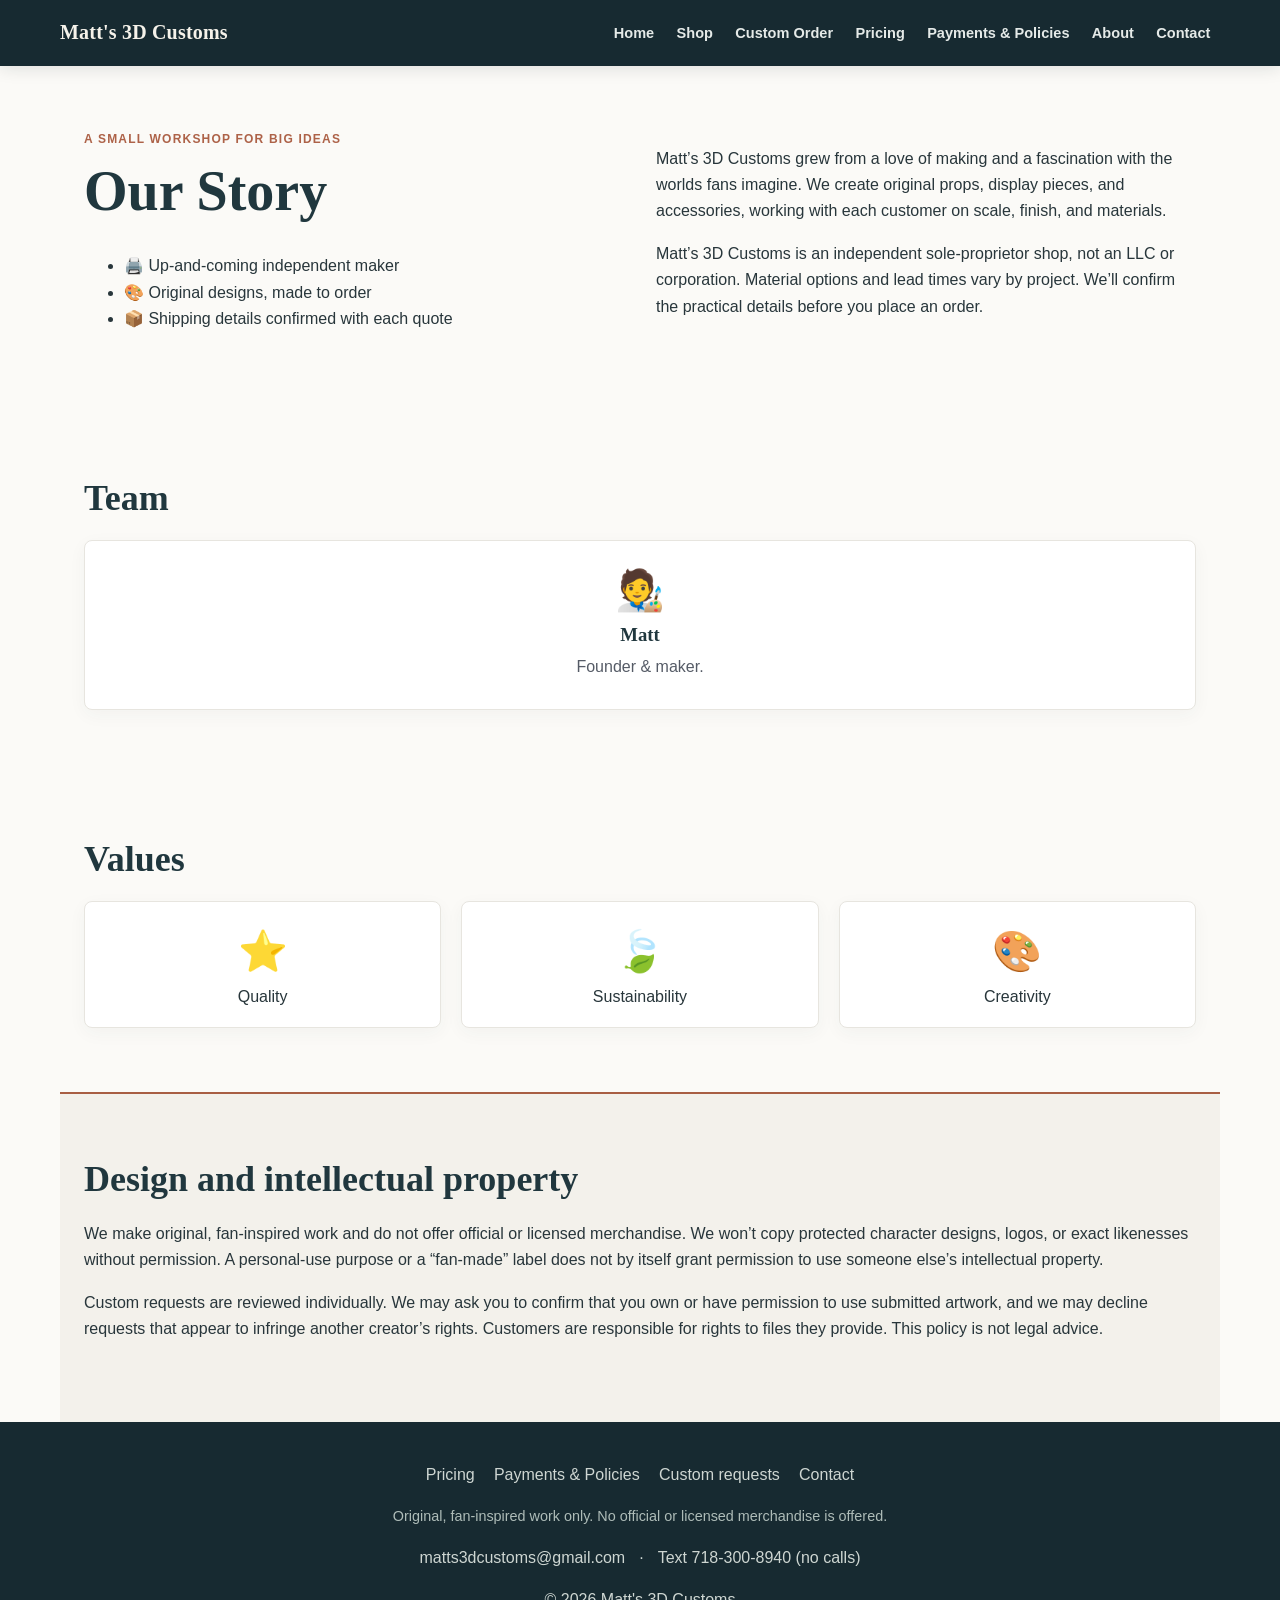
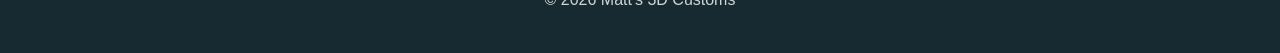
<file: about.html>
<!DOCTYPE html><html lang="en"><head><meta charset="utf-8"><meta name="viewport" content="width=device-width,initial-scale=1"><meta name="theme-color" content="#172a31"><meta name="description" content="Learn about Matt's 3D Customs, an independent maker of original fan-inspired 3D-printed work."><link rel="canonical" href="https://www.matts3dcustoms.com/about.html">
<title>About | Matt's 3D Customs</title><link rel="stylesheet" href="css/style.css"></head><body>
<section class="two"><div><p class="eyebrow">A small workshop for big ideas</p><h1>Our Story</h1><ul><li>🖨️ Up-and-coming independent maker</li><li>🎨 Original designs, made to order</li><li>📦 Shipping details confirmed with each quote</li></ul></div><div><p>Matt’s 3D Customs grew from a love of making and a fascination with the worlds fans imagine. We create original props, display pieces, and accessories, working with each customer on scale, finish, and materials.</p><p>Matt’s 3D Customs is an independent sole-proprietor shop, not an LLC or corporation. Material options and lead times vary by project. We’ll confirm the practical details before you place an order.</p></div></section>
<section><h2>Team</h2><div class="grid center"><div class="card"><div class="icon">🧑‍🎨</div><h3>Matt</h3><p>Founder &amp; maker.</p></div></div></section>
<section><h2>Values</h2><div class="grid center"><div class="card"><div class="icon">⭐</div>Quality</div><div class="card"><div class="icon">🍃</div>Sustainability</div><div class="card"><div class="icon">🎨</div>Creativity</div></div></section>
<section id="design-policy" class="policy"><h2>Design and intellectual property</h2><p>We make original, fan-inspired work and do not offer official or licensed merchandise. We won’t copy protected character designs, logos, or exact likenesses without permission. A personal-use purpose or a “fan-made” label does not by itself grant permission to use someone else’s intellectual property.</p><p>Custom requests are reviewed individually. We may ask you to confirm that you own or have permission to use submitted artwork, and we may decline requests that appear to infringe another creator’s rights. Customers are responsible for rights to files they provide. This policy is not legal advice.</p></section>
<script src="js/site.js"></script>

</body></html>
</file>
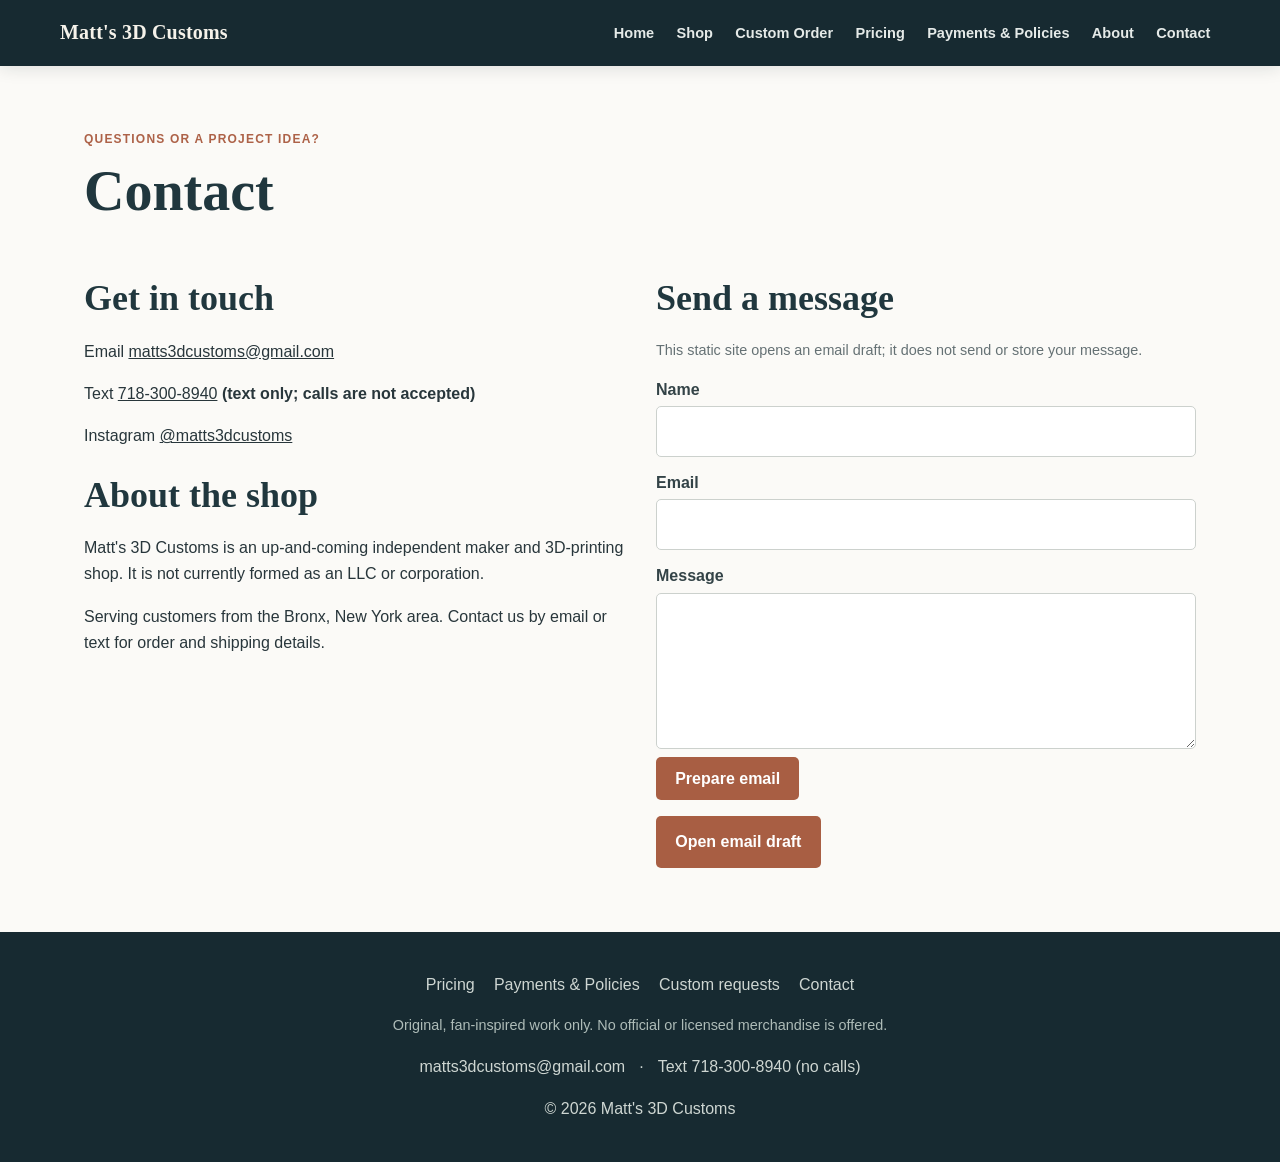
<file: contact.html>
<!DOCTYPE html><html lang="en"><head><meta charset="utf-8"><meta name="viewport" content="width=device-width,initial-scale=1"><meta name="theme-color" content="#172a31"><meta name="description" content="Contact Matt's 3D Customs by email or text to discuss a quote, order, or original 3D-printed design."><link rel="canonical" href="https://www.matts3dcustoms.com/contact.html">
<title>Contact | Matt's 3D Customs</title><link rel="stylesheet" href="css/style.css"></head><body>
<section><p class="eyebrow">Questions or a project idea?</p><h1>Contact</h1><div class="two contact-details"><div><h2>Get in touch</h2><p>Email <a href="mailto:matts3dcustoms@gmail.com">matts3dcustoms@gmail.com</a></p><p>Text <a href="sms:+17183008940">718-300-8940</a> <strong>(text only; calls are not accepted)</strong></p><p>Instagram <a href="https://www.instagram.com/matts3dcustoms/">@matts3dcustoms</a></p><h2>About the shop</h2><p>Matt's 3D Customs is an up-and-coming independent maker and 3D-printing shop. It is not currently formed as an LLC or corporation.</p><p>Serving customers from the Bronx, New York area. Contact us by email or text for order and shipping details.</p></div><div><h2>Send a message</h2><p class="fine-print">This static site opens an email draft; it does not send or store your message.</p><form id="contact-form"><label for="contact-name">Name</label><input id="contact-name" name="name" autocomplete="name" required><label for="contact-email">Email</label><input id="contact-email" name="email" type="email" autocomplete="email" required><label for="contact-message">Message</label><textarea id="contact-message" name="message" rows="5" required></textarea><br><button class="btn" type="submit">Prepare email</button><p id="contact-status" aria-live="polite"></p><a id="contact-draft" class="btn" href="#" hidden>Open email draft</a></form></div></div></section>
<script src="js/site.js"></script>
<script>const contactForm=document.getElementById('contact-form');const contactDraft=document.getElementById('contact-draft');contactForm.addEventListener('input',()=>{contactDraft.hidden=true;document.getElementById('contact-status').textContent=''});contactForm.addEventListener('submit',event=>{event.preventDefault();const form=event.currentTarget;if(!form.reportValidity())return;const values=new FormData(form);const query=new URLSearchParams({subject:`Website message from ${values.get('name')}`,body:`Name: ${values.get('name')}\nEmail: ${values.get('email')}\n\n${values.get('message')}`});contactDraft.href=`mailto:${CONTACT_EMAIL}?${query}`;contactDraft.hidden=false;document.getElementById('contact-status').textContent='Your email draft is ready. Open it below, review it, and send it from your email app.'})</script>

</body></html>
</file>
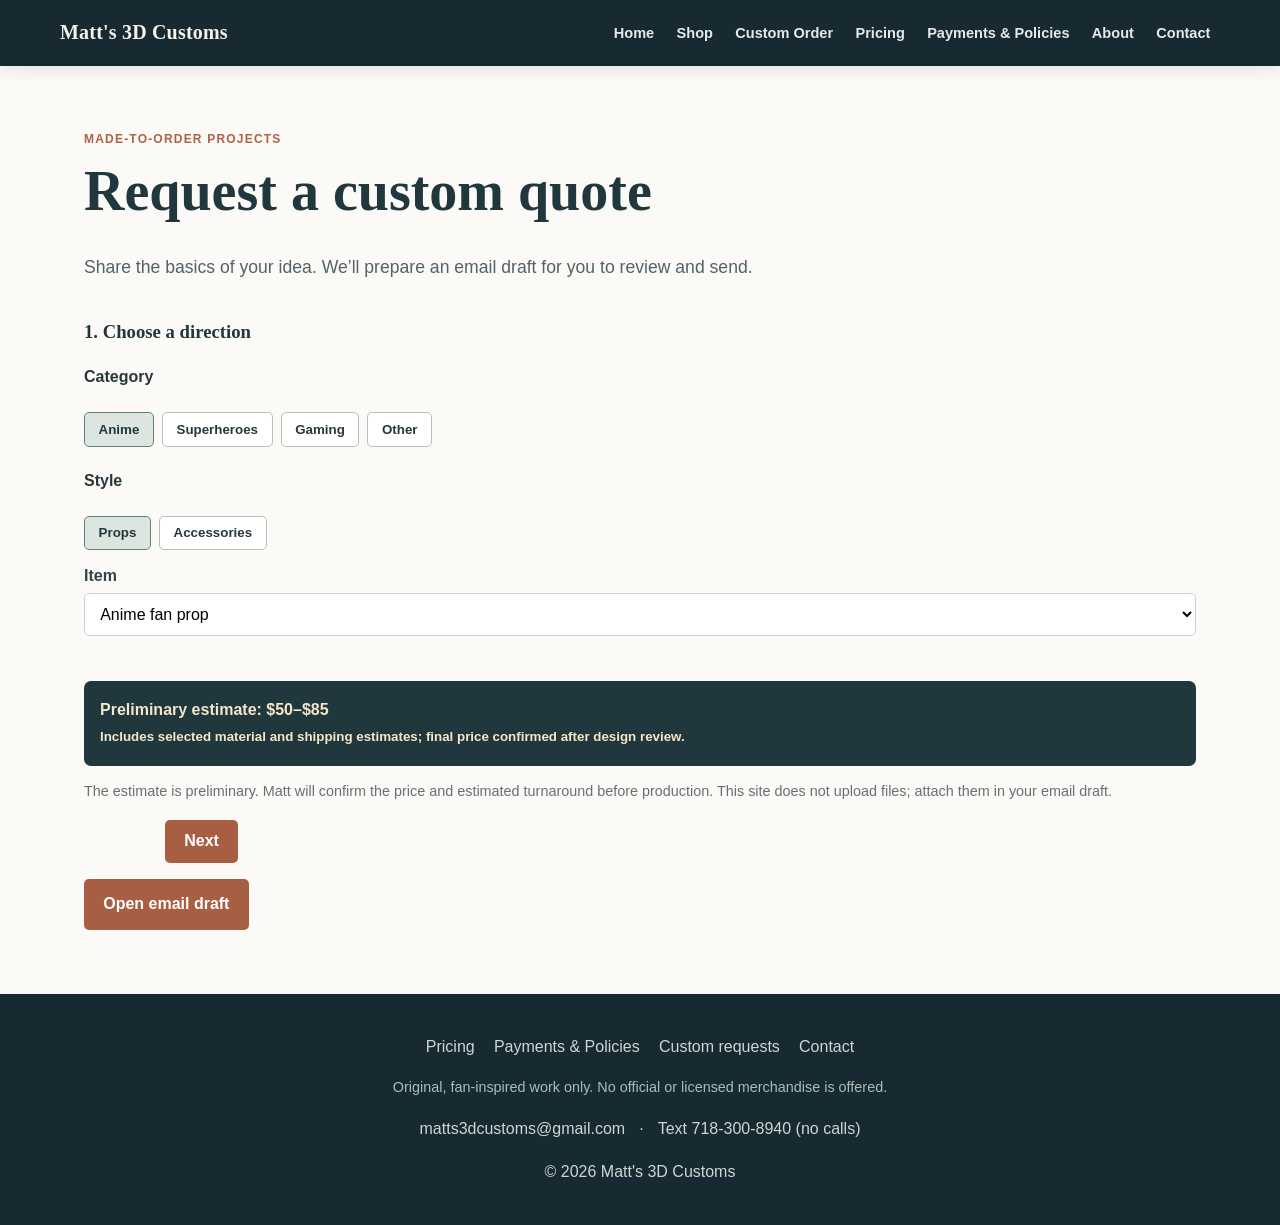
<file: custom-order.html>
<!DOCTYPE html><html lang="en"><head><meta charset="utf-8"><meta name="viewport" content="width=device-width,initial-scale=1"><meta name="theme-color" content="#172a31"><meta name="description" content="Describe a made-to-order 3D-printed project and get a preliminary estimate before approving a written quote."><link rel="canonical" href="https://www.matts3dcustoms.com/custom-order.html">
<title>Custom Order | Matt's 3D Customs</title><link rel="stylesheet" href="css/style.css"></head><body>
<section><p class="eyebrow">Made-to-order projects</p><h1>Request a custom quote</h1><p class="lead">Share the basics of your idea. We’ll prepare an email draft for you to review and send.</p><form id="f">
<div class="step active"><h3>1. Choose a direction</h3><h4 id="genre-label">Category</h4><div class="chips" id="genres" role="group" aria-labelledby="genre-label"></div><h4 id="sub-label">Style</h4><div class="chips" id="subs" role="group" aria-labelledby="sub-label"></div><label for="item">Item</label><select id="item"></select></div>
<div class="step"><h3>2. Size &amp; material</h3><label for="size">Approximate size: <span id="sz">10</span> cm</label><input type="range" id="size" min="5" max="60" value="10"><label for="mat">Material preference</label><select id="mat"><option value="0">Standard finish (+$0 estimate)</option><option value="15">Flexible material (+$15 estimate)</option><option value="30">Premium finish (+$30 estimate)</option><option value="5">Glow-in-the-dark custom add-on (+$5 estimate)</option></select><label class="option-row"><input type="checkbox" id="express"> Express shipping estimate (+$20)</label><p class="fine-print">This is an early estimate, not a final quote. Shipping cost and timing are confirmed with your quote.</p></div>
<div class="step"><h3>3. Design &amp; contact</h3><label for="name">Your name</label><input id="name" name="name" autocomplete="name" required><label for="notes">Design notes</label><textarea id="notes" rows="4" placeholder="Describe the size, colors, finish, or other details you have in mind"></textarea><label for="email">Email</label><input id="email" name="email" type="email" autocomplete="email" required><label class="drop" id="drop" for="file">Choose reference files or drag them here<input type="file" id="file" multiple hidden></label><p id="files" class="fine-print" aria-live="polite"></p></div>
<div class="total" id="total" aria-live="polite"></div><p class="fine-print">The estimate is preliminary. Matt will confirm the price and estimated turnaround before production. This site does not upload files; attach them in your email draft.</p><p><button type="button" class="btn blue" id="prev">Back</button> <button type="button" class="btn" id="next">Next</button></p><p id="done" aria-live="polite"></p><a id="request-link" class="btn" href="#" hidden>Open email draft</a></form></section>
<script src="js/site.js"></script>
<script src="js/order.js"></script>
</body></html>
</file>
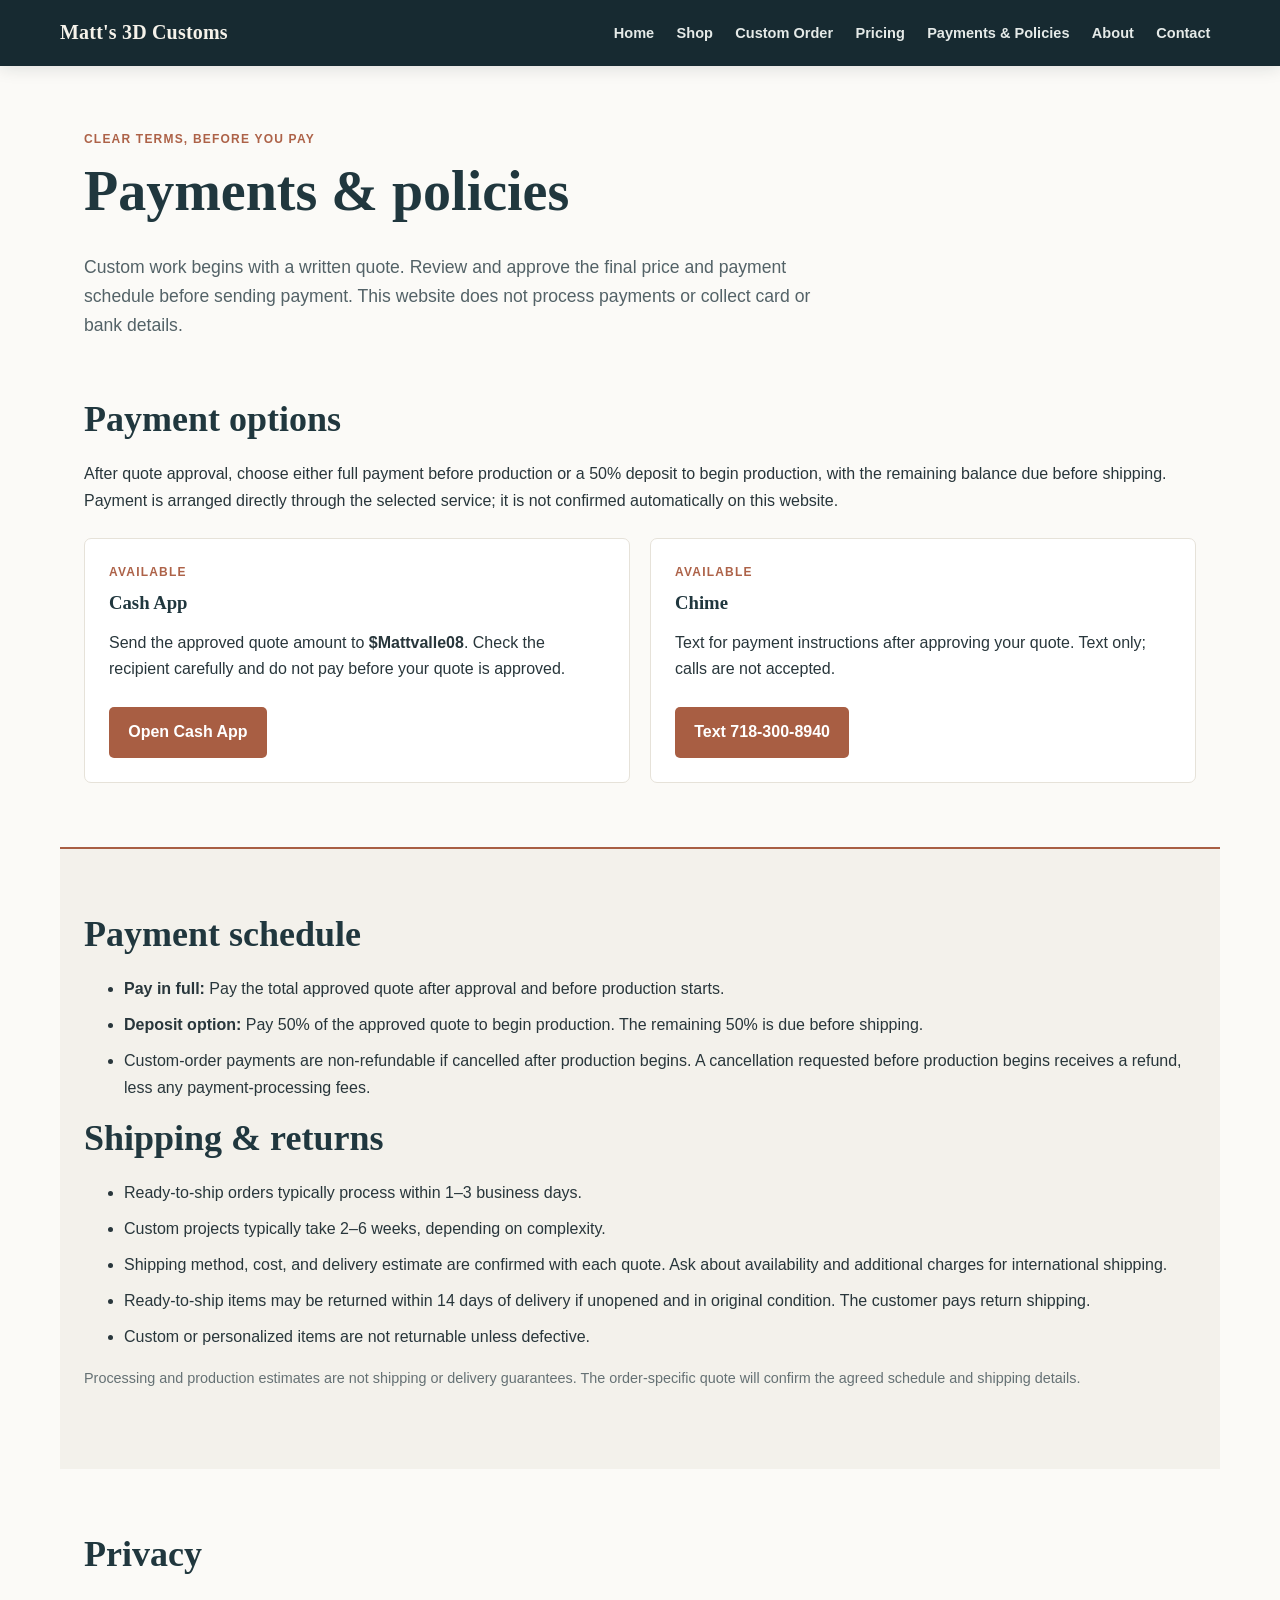
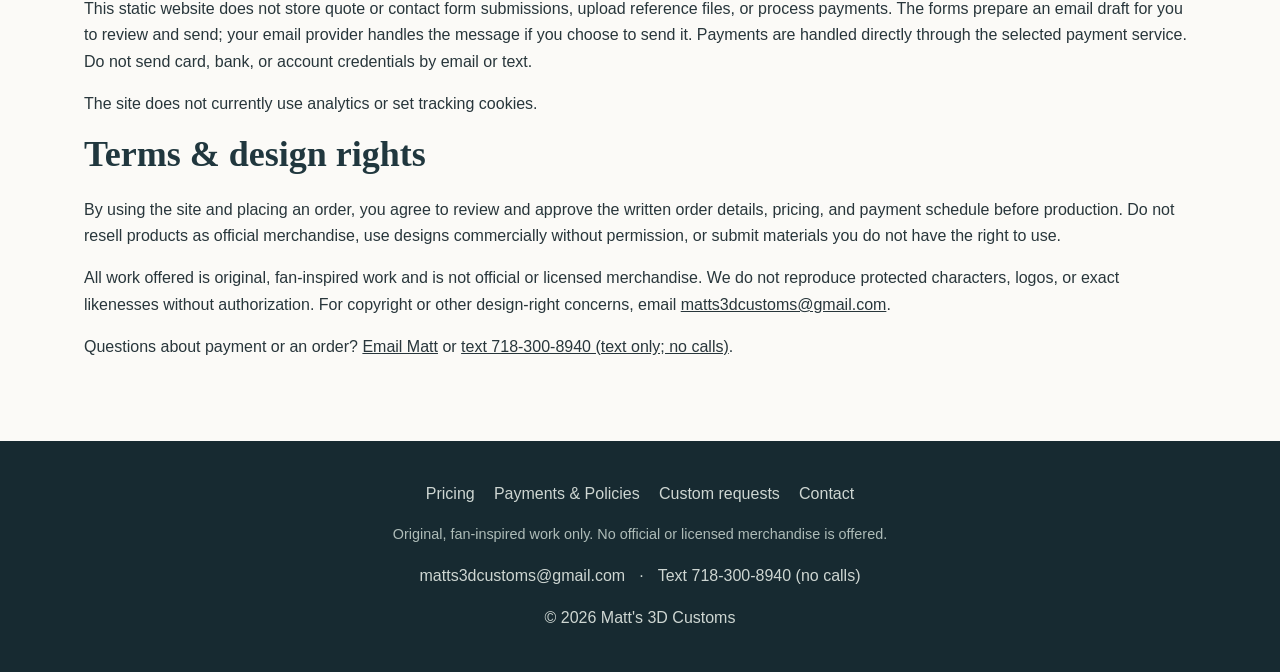
<file: payment.html>
<!DOCTYPE html><html lang="en"><head><meta charset="utf-8"><meta name="viewport" content="width=device-width,initial-scale=1">
<meta name="description" content="Payment methods and order terms for Matt's 3D Customs.">
<meta name="theme-color" content="#172a31"><link rel="canonical" href="https://www.matts3dcustoms.com/payment.html">
<title>Payments &amp; Policies | Matt's 3D Customs</title><link rel="stylesheet" href="css/style.css"></head><body>
<section class="payment-intro"><p class="eyebrow">Clear terms, before you pay</p><h1>Payments &amp; policies</h1><p class="lead">Custom work begins with a written quote. Review and approve the final price and payment schedule before sending payment. This website does not process payments or collect card or bank details.</p></section>
<section class="payment-section"><h2>Payment options</h2><p>After quote approval, choose either full payment before production or a 50% deposit to begin production, with the remaining balance due before shipping. Payment is arranged directly through the selected service; it is not confirmed automatically on this website.</p>
<div class="grid payment-grid">
<article class="payment-card"><p class="eyebrow">Available</p><h3>Cash App</h3><p>Send the approved quote amount to <strong>$Mattvalle08</strong>. Check the recipient carefully and do not pay before your quote is approved.</p><a class="btn" href="https://cash.app/$Mattvalle08">Open Cash App</a></article>
<article class="payment-card"><p class="eyebrow">Available</p><h3>Chime</h3><p>Text for payment instructions after approving your quote. Text only; calls are not accepted.</p><a class="btn" href="sms:+17183008940">Text 718-300-8940</a></article>
</div></section>
<section class="policy"><h2>Payment schedule</h2><ul><li><strong>Pay in full:</strong> Pay the total approved quote after approval and before production starts.</li><li><strong>Deposit option:</strong> Pay 50% of the approved quote to begin production. The remaining 50% is due before shipping.</li><li>Custom-order payments are non-refundable if cancelled after production begins. A cancellation requested before production begins receives a refund, less any payment-processing fees.</li></ul>
<h2>Shipping &amp; returns</h2><ul><li>Ready-to-ship orders typically process within 1–3 business days.</li><li>Custom projects typically take 2–6 weeks, depending on complexity.</li><li>Shipping method, cost, and delivery estimate are confirmed with each quote. Ask about availability and additional charges for international shipping.</li><li>Ready-to-ship items may be returned within 14 days of delivery if unopened and in original condition. The customer pays return shipping.</li><li>Custom or personalized items are not returnable unless defective.</li></ul><p class="fine-print">Processing and production estimates are not shipping or delivery guarantees. The order-specific quote will confirm the agreed schedule and shipping details.</p></section>
<section><h2>Privacy</h2><p>This static website does not store quote or contact form submissions, upload reference files, or process payments. The forms prepare an email draft for you to review and send; your email provider handles the message if you choose to send it. Payments are handled directly through the selected payment service. Do not send card, bank, or account credentials by email or text.</p><p>The site does not currently use analytics or set tracking cookies.</p>
<h2>Terms &amp; design rights</h2><p>By using the site and placing an order, you agree to review and approve the written order details, pricing, and payment schedule before production. Do not resell products as official merchandise, use designs commercially without permission, or submit materials you do not have the right to use.</p><p>All work offered is original, fan-inspired work and is not official or licensed merchandise. We do not reproduce protected characters, logos, or exact likenesses without authorization. For copyright or other design-right concerns, email <a href="mailto:matts3dcustoms@gmail.com">matts3dcustoms@gmail.com</a>.</p><p>Questions about payment or an order? <a href="mailto:matts3dcustoms@gmail.com">Email Matt</a> or <a href="sms:+17183008940">text 718-300-8940 (text only; no calls)</a>.</p></section>
<script src="js/site.js"></script>
</body></html>
</file>
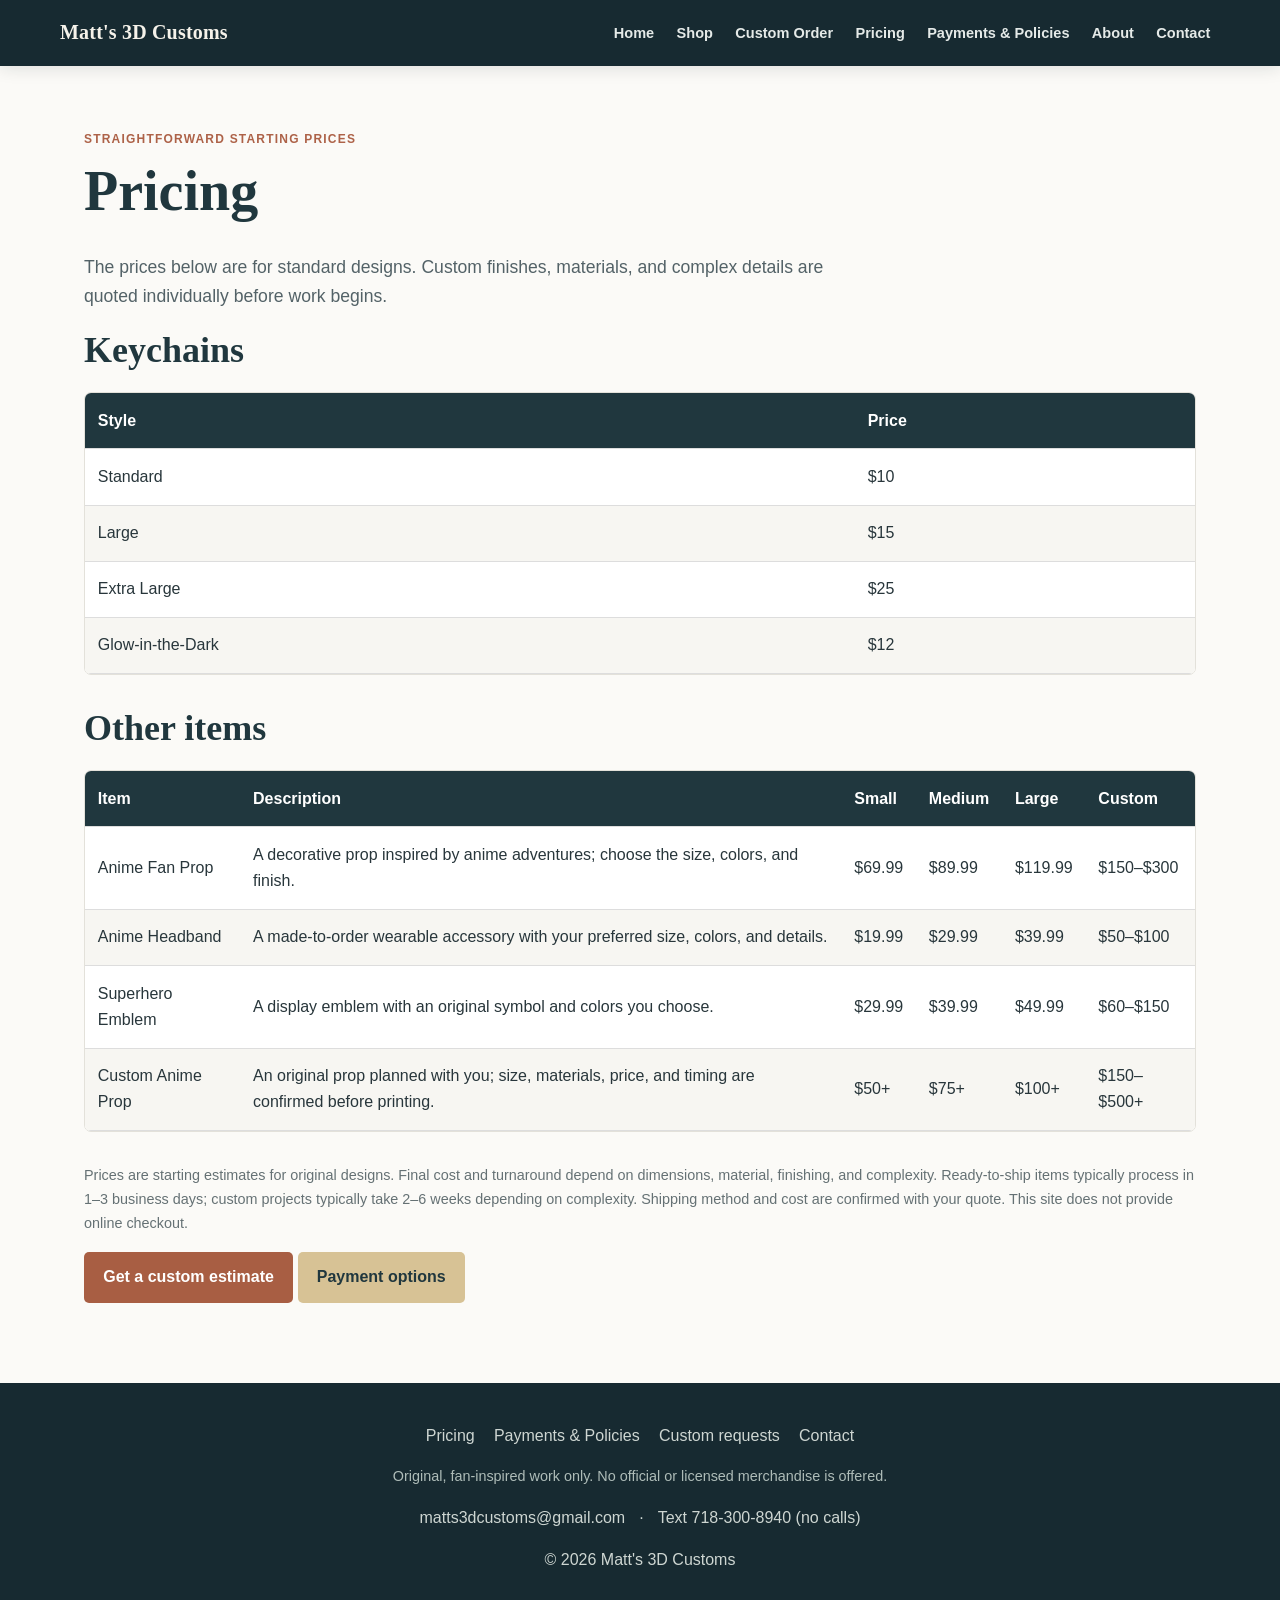
<file: pricing.html>
<!DOCTYPE html><html lang="en"><head><meta charset="utf-8"><meta name="viewport" content="width=device-width,initial-scale=1"><meta name="theme-color" content="#172a31"><meta name="description" content="View starting prices, product sizes, and custom project estimates from Matt's 3D Customs."><link rel="canonical" href="https://www.matts3dcustoms.com/pricing.html">
<title>Pricing | Matt's 3D Customs</title><link rel="stylesheet" href="css/style.css"></head><body>
<section><p class="eyebrow">Straightforward starting prices</p><h1>Pricing</h1><p class="lead">The prices below are for standard designs. Custom finishes, materials, and complex details are quoted individually before work begins.</p>
<h2>Keychains</h2><div class="table-wrap"><table><thead><tr><th scope="col">Style</th><th scope="col">Price</th></tr></thead><tbody><tr><td>Standard</td><td>$10</td></tr><tr><td>Large</td><td>$15</td></tr><tr><td>Extra Large</td><td>$25</td></tr><tr><td>Glow-in-the-Dark</td><td>$12</td></tr></tbody></table></div>
<h2>Other items</h2><div class="table-wrap"><table><thead><tr><th scope="col">Item</th><th scope="col">Description</th><th scope="col">Small</th><th scope="col">Medium</th><th scope="col">Large</th><th scope="col">Custom</th></tr></thead><tbody><tr><td>Anime Fan Prop</td><td>A decorative prop inspired by anime adventures; choose the size, colors, and finish.</td><td>$69.99</td><td>$89.99</td><td>$119.99</td><td>$150–$300</td></tr><tr><td>Anime Headband</td><td>A made-to-order wearable accessory with your preferred size, colors, and details.</td><td>$19.99</td><td>$29.99</td><td>$39.99</td><td>$50–$100</td></tr><tr><td>Superhero Emblem</td><td>A display emblem with an original symbol and colors you choose.</td><td>$29.99</td><td>$39.99</td><td>$49.99</td><td>$60–$150</td></tr><tr><td>Custom Anime Prop</td><td>An original prop planned with you; size, materials, price, and timing are confirmed before printing.</td><td>$50+</td><td>$75+</td><td>$100+</td><td>$150–$500+</td></tr></tbody></table></div>
<p class="fine-print">Prices are starting estimates for original designs. Final cost and turnaround depend on dimensions, material, finishing, and complexity. Ready-to-ship items typically process in 1–3 business days; custom projects typically take 2–6 weeks depending on complexity. Shipping method and cost are confirmed with your quote. This site does not provide online checkout.</p><p><a class="btn" href="custom-order.html">Get a custom estimate</a> <a class="btn blue" href="payment.html">Payment options</a></p></section>
<script src="js/site.js"></script>

</body></html>
</file>
<file: css/style.css>
:root{--bg:#111318;--dark:#23262f;--light:#f2f3f6;--blue:#00e5ff;--pink:#ff2d95;--purple:#a855ff;--green:#39ff88;--yellow:#ffe14d}
*{box-sizing:border-box}
body{margin:0;font-family:"Segoe UI",Arial,sans-serif;color:var(--dark);background:#fff;line-height:1.5}
h1,h2,h3{font-family:Impact,"Arial Black",sans-serif;letter-spacing:.5px;margin:0 0 .5em}
a{color:inherit}
header{background:var(--bg);color:#fff;display:flex;flex-wrap:wrap;justify-content:space-between;align-items:center;padding:.8rem 1rem;position:sticky;top:0;z-index:10}
.logo{font:1.5rem Impact,sans-serif;color:var(--blue);text-decoration:none;text-shadow:0 0 10px var(--blue)}
nav a{color:#fff;text-decoration:none;margin:0 .6rem;font-weight:600}
nav a:hover{color:var(--pink);text-shadow:0 0 8px var(--pink)}
.hero{min-height:80vh;background:radial-gradient(circle at 20% 30%,#ff2d9540,transparent 40%),radial-gradient(circle at 80% 70%,#00e5ff40,transparent 40%),var(--bg);color:#fff;display:flex;flex-direction:column;justify-content:center;align-items:center;text-align:center;padding:2rem}
.hero h1{font-size:clamp(2.2rem,8vw,5rem);max-width:900px}
.btn{display:inline-block;background:var(--pink);color:#fff;border:0;padding:.9rem 1.6rem;border-radius:999px;font-weight:700;font-size:1rem;cursor:pointer;text-decoration:none;box-shadow:0 0 12px var(--pink);transition:.25s}
.btn:hover{transform:translateY(-2px);box-shadow:0 0 28px var(--pink)}
.btn.blue{background:var(--blue);color:#000;box-shadow:0 0 12px var(--blue)}
section{padding:2.5rem 1rem;max-width:1100px;margin:auto}
.gray{background:var(--light);max-width:none}.gray>div{max-width:1100px;margin:auto}
.grid{display:grid;gap:1.2rem;grid-template-columns:repeat(auto-fit,minmax(220px,1fr))}
.card{background:#fff;border-radius:16px;box-shadow:0 4px 14px #0002;padding:1rem;border:2px solid transparent;transition:.25s;text-decoration:none;display:block}
.card:hover{border-color:var(--blue);box-shadow:0 0 18px var(--blue)}
.thumb{height:160px;border-radius:12px;display:flex;align-items:center;justify-content:center;font-size:3.5rem;background:linear-gradient(135deg,var(--purple),var(--blue))}
.price{color:var(--pink);font-weight:800}
.center{text-align:center}.icon{font-size:2.5rem}
blockquote{font-style:italic;margin:0}
.chips{display:flex;flex-wrap:wrap;gap:.5rem;margin:.8rem 0}
.chip{border:2px solid var(--dark);background:#fff;border-radius:999px;padding:.4rem 1rem;cursor:pointer;font-weight:600;transition:.2s}
.chip:hover{background:var(--light)}
.chip.on{background:var(--c,var(--blue));color:#000;border-color:var(--c,var(--blue));box-shadow:0 0 10px var(--c,var(--blue))}
.two{display:grid;gap:1.5rem}
@media(min-width:800px){.two{grid-template-columns:1fr 1fr}}
#viewer{width:100%;height:380px;background:var(--bg);border-radius:16px}
form label{display:block;margin:.8rem 0 .2rem;font-weight:700}
input,select,textarea{width:100%;padding:.7rem;border-radius:8px;border:2px solid #ccc;font:inherit}
.option-row{display:flex;align-items:center;gap:.6rem}
.option-row input{width:auto}
input:focus,select:focus,textarea:focus{outline:0;border-color:var(--blue);box-shadow:0 0 8px var(--blue)}
.drop{border:3px dashed var(--blue);border-radius:16px;padding:2rem;text-align:center;cursor:pointer;box-shadow:0 0 12px #00e5ff66 inset}
.drop.over{background:#00e5ff22}
.step{display:none}.step.active{display:block}
.total{background:var(--bg);color:var(--green);border-radius:16px;padding:1rem;font-weight:700;text-shadow:0 0 8px var(--green)}
.total b{display:inline-block;transition:transform .3s}.total.pop b{transform:scale(1.25)}
table{width:100%;border-collapse:collapse}th,td{padding:.7rem;border-bottom:1px solid #ddd;text-align:left}th{background:var(--bg);color:#fff}
footer{background:var(--bg);color:#bbb;text-align:center;padding:1.5rem 1rem}
footer a{margin:0 .6rem;text-decoration:none}
.social a{display:inline-block;font-size:1.6rem}.social a:hover{animation:pulse 1s infinite;color:var(--pink)}
@keyframes pulse{50%{text-shadow:0 0 18px var(--pink),0 0 30px var(--blue);transform:scale(1.2)}}
.hero{min-height:76vh;position:relative;overflow:hidden;align-items:flex-start;text-align:left;padding:clamp(2rem,8vw,7rem);background:radial-gradient(ellipse at 78% 42%,#00e5ff3b,transparent 30%),radial-gradient(ellipse at 90% 80%,#ff2d9544,transparent 34%),linear-gradient(125deg,#101116 10%,#20232c 56%,#13151b);}
.hero:after{content:"⚔  ✦  🔑";position:absolute;right:6%;top:22%;font-size:clamp(3rem,8vw,7rem);line-height:1.5;max-width:38%;color:#fff;opacity:.8;transform:rotate(-10deg);text-shadow:0 0 20px #00e5ff,0 0 38px #ff2d95;pointer-events:none}
.hero h1{font-size:clamp(2.7rem,7vw,5.7rem);line-height:.98;max-width:760px;margin:.1em 0 .25em;text-wrap:balance}
.hero>p:not(.eyebrow){max-width:560px;color:#e2e7ed;font-size:1.15rem}
.eyebrow{font-size:.75rem;font-weight:800;text-transform:uppercase;letter-spacing:.1em;color:#d13b80;margin:0 0 .55rem}
.hero .eyebrow{color:var(--blue)}
.hero-actions{display:flex;flex-wrap:wrap;gap:.8rem;margin-top:1rem}
.hero .btn.secondary{background:transparent;border:1px solid #fff;box-shadow:none}
.hero-note{font-size:.9rem!important;color:#c6cbd3!important;margin-top:1.3rem}
.section-heading{display:flex;justify-content:space-between;align-items:end;gap:1rem;margin-bottom:1.25rem}
.section-heading h2{margin:0}
.section-heading>a{color:#ab1255;font-weight:700}
.card{border-radius:6px;box-shadow:0 5px 18px #17182012;padding:1.2rem}
.card h3{margin:.1rem 0 .45rem}
.card p:not(.eyebrow){color:#555b66;margin:.35rem 0 .8rem}
.thumb{border-radius:4px;background:radial-gradient(circle at 65% 30%,#ffffff88,transparent 23%),linear-gradient(135deg,#a855ff,#00b8d4 55%,#ff2d95);}
.card-action{display:block;margin-top:.8rem;color:#a91555;font-weight:800}
.why{max-width:none;background:#111318;color:#fff}
.why>h2,.why>.grid{max-width:1100px;margin-left:auto;margin-right:auto}
.why .grid{margin-top:2rem}
.why .grid>div{padding:1rem;border-top:2px solid var(--blue)}
.why p{color:#c8cbd1}
.testimonials{max-width:none;background:linear-gradient(105deg,#f0f2f5,#fff 56%,#e7faff)}
.testimonials>h2,.testimonials>.grid{max-width:1100px;margin-left:auto;margin-right:auto}
.testimonials blockquote{padding:1rem;border-left:3px solid var(--pink);line-height:1.6}
.testimonials blockquote b{display:block;margin-top:.65rem;font-style:normal}
.closing-cta{max-width:none;text-align:center;background:linear-gradient(115deg,#14161c,#26202b);color:#fff}
.closing-cta h2{font-size:2.5rem}
.closing-cta p:not(.eyebrow){color:#d8d9de}
.legal-note{font-size:.9rem;color:#565d67;padding-top:1rem;padding-bottom:1rem}
.legal-note a{color:#9c174e}
.lead{max-width:760px;font-size:1.1rem;color:#515762}
.fine-print{font-size:.9rem;color:#626976}
.table-wrap{width:100%;overflow-x:auto;margin:1rem 0 2rem}
table{min-width:540px}
th,td{padding:.85rem .75rem}
th{background:#171920}
.policy{border-top:2px solid var(--pink);background:linear-gradient(100deg,#f7f8fa,#fff)}
.btn{border-radius:4px}
.chip{border-radius:4px}
footer p:nth-child(2){max-width:680px;margin:.8rem auto;color:#969ba5;font-size:.9rem}
@media(max-width:650px){
header{position:static;gap:.7rem}
nav{display:flex;flex-wrap:wrap;gap:.3rem .7rem}
nav a{margin:0;font-size:.9rem}
.hero{min-height:78vh;padding:3rem 1.25rem;}
.hero:after{right:3%;top:auto;bottom:8%;font-size:3rem;opacity:.45}
.hero-actions{align-items:stretch;flex-direction:column;width:min(100%,22rem)}
.hero-actions .btn{text-align:center}
.section-heading{align-items:flex-start;flex-direction:column}
section{padding:2.25rem 1rem}
}

:root{
--bg:#172a31;
--dark:#24343a;
--light:#f2f3f0;
--blue:#2c7180;
--pink:#b66b4d;
--purple:#8b9e9b;
--green:#e8d7ad;
--yellow:#d7c295;
}
html{scroll-behavior:smooth}
body{background:#fbfaf7;color:#28363b;font-family:"Segoe UI",Arial,sans-serif;line-height:1.65}
h1,h2,h3{font-family:Georgia,"Times New Roman",serif;letter-spacing:0;color:#20373e;line-height:1.2}
h1{font-size:clamp(2.25rem,5vw,3.5rem)}
h2{font-size:clamp(1.65rem,3vw,2.25rem)}
a:focus-visible,button:focus-visible,input:focus-visible,select:focus-visible,textarea:focus-visible{outline:3px solid #bd785a;outline-offset:3px}
header{position:sticky;top:0;padding:.85rem max(1rem,calc((100vw - 1160px)/2));background:#172a31;box-shadow:0 2px 16px #101d2220}
.logo{font-family:Georgia,"Times New Roman",serif;font-size:1.25rem;font-weight:700;letter-spacing:.01em;color:#f5f2ea;text-shadow:none}
nav{display:flex;flex-wrap:wrap;gap:.2rem}
nav a{padding:.45rem .6rem;margin:0;border-radius:4px;color:#e5eae8;font-size:.91rem;transition:background-color .2s,color .2s}
nav a:hover{background:#ffffff16;color:#fff;text-shadow:none}
.hero{min-height:590px;min-height:min(680px,78vh);align-items:flex-start;justify-content:center;overflow:hidden;padding:clamp(3.5rem,9vw,7.5rem) max(1.25rem,calc((100vw - 1160px)/2));background:radial-gradient(ellipse at 82% 42%,#ffffff10,transparent 32%),linear-gradient(115deg,#172a31,#29414a 72%,#43575a);color:#fff}
.hero:after{right:8%;top:29%;font-size:clamp(4rem,10vw,8rem);color:#d8c9a4;opacity:.42;filter:grayscale(.65);text-shadow:none}
.hero h1{max-width:720px;color:#fff;font-size:clamp(2.8rem,6.5vw,5.3rem);line-height:1.02}
.hero>p:not(.eyebrow){max-width:570px;color:#e0e6e3;font-size:1.15rem}
.hero .eyebrow,.eyebrow{color:#ad6248}
.hero .eyebrow{color:#dfcba0}
.hero-note{color:#ccd6d2!important}
.hero-actions{margin-top:1.4rem}
.btn{border-radius:5px;background:#a85e43;box-shadow:none;padding:.78rem 1.2rem;transition:background-color .2s,transform .2s}
.btn:hover{background:#8d4d37;box-shadow:none;transform:translateY(-1px)}
.btn.blue{background:#d7c295;color:#20373e;box-shadow:none}
.btn.blue:hover{background:#c8ae76}
.hero .btn.secondary{border-color:#bcc9c5;color:#fff}
.hero .btn.secondary:hover{background:#ffffff16}
section{max-width:1160px;padding:4rem 1.5rem}
section>h2{margin-bottom:1.25rem}
.grid{gap:1.25rem}
.card{border:1px solid #e7e5df;border-radius:8px;box-shadow:0 5px 18px #263a3c0b;padding:1rem;transition:transform .2s,box-shadow .2s,border-color .2s}
.card:hover{border-color:#9aaca7;box-shadow:0 12px 28px #263a3c14;transform:translateY(-3px)}
.thumb{height:180px;border-radius:5px;background:linear-gradient(145deg,#e9e5d9,#d6e0dc)}
.price{color:#984e37}
.card-action{color:#984e37}
.section-heading{margin-bottom:1.5rem}
.section-heading>a{color:#8f4d38}
.why,.testimonials,.process,.closing-cta{max-width:none}
.why{background:#edf0ed;color:#293a3d}
.why>h2,.why>.grid,.testimonials>h2,.testimonials>.grid{max-width:1160px;margin-left:auto;margin-right:auto}
.why .grid>div{border-top:2px solid #a85e43;padding:1.25rem;background:#fbfaf7}
.why h2,.why h3{color:#20373e}
.why p{color:#586568}
.testimonials,.process{background:#f5f3ed}
.testimonials .grid>div,.process .grid>div{padding:1.4rem;background:#fff;border:1px solid #e6e2d9;border-radius:7px}
.testimonials h3,.process h3{margin:.1rem 0 .5rem}
.testimonials p:not(.eyebrow),.process p:not(.eyebrow){color:#586568}
.closing-cta{background:#20373e;text-align:center;color:#fff}
.closing-cta h2{color:#fff}
.closing-cta p:not(.eyebrow){color:#d6dfdc}
.closing-cta .eyebrow{color:#dfcba0}
.legal-note{padding-top:1.5rem;padding-bottom:1.5rem;color:#5d696b;font-size:.88rem}
.legal-note a{color:#8f4d38}
.two{gap:2rem;align-items:start}
#viewer{height:400px;overflow:hidden;border-radius:8px;background:linear-gradient(145deg,#20373e,#111e23)}
.chip{border:1px solid #b8c0bb;border-radius:5px;padding:.55rem .85rem;color:#26383d}
.chip:hover{background:#f1f0eb}
.chip.on{border-color:#617f7d;background:#dce5df;box-shadow:none;color:#20373e}
form label{color:#334347}
input,select,textarea{border:1px solid #ccd1cd;border-radius:5px;background:#fff}
input:focus,select:focus,textarea:focus{border-color:#597f83;box-shadow:0 0 0 3px #597f8324}
.drop{border:2px dashed #879d99;border-radius:7px;box-shadow:none}
.drop.over{background:#edf3f0}
.step{padding:1.3rem 0}
.total{margin-top:1.5rem;background:#20373e;color:#f5e7c8;border-radius:7px;text-shadow:none}
.table-wrap{border:1px solid #e3e1da;border-radius:7px}
table{min-width:600px;background:#fff}
th{background:#20373e;color:#fff}
th,td{padding:.9rem .8rem}
tr:nth-child(even) td{background:#f7f6f2}
.lead{color:#536267}
.fine-print{color:#657174}
.policy{border-top:2px solid #a85e43;background:#f3f1eb}
.contact-details{grid-template-columns:repeat(auto-fit,minmax(min(100%,320px),1fr));gap:2rem}
.contact-details address{font-style:normal;line-height:1.7}
.contact-details h2{margin-top:1.5rem}
.payment-intro{padding-bottom:1rem}
.payment-section{padding-top:1.5rem}
.payment-grid{margin-top:1.5rem}
.payment-card{padding:1.5rem;background:#fff;border:1px solid #e6e2d9;border-radius:7px}
.payment-card h3{margin:.15rem 0 .7rem}
.payment-pending{background:#f2f3f0}
.payment-card .btn{margin-top:.5rem}
.policy li{margin:.6rem 0}
footer{background:#172a31;color:#ced6d2}
footer a:hover{color:#fff}
footer p:nth-child(2){color:#aebcb8}
@media(max-width:650px){
header{position:static;padding:.8rem 1rem}
nav{gap:.15rem .35rem}
nav a{padding:.35rem .45rem}
.hero{min-height:590px;padding:3.5rem 1.25rem}
.hero:after{right:4%;bottom:5%;font-size:3.5rem}
section{padding:3rem 1.1rem}
#viewer{height:300px}
}
@media(prefers-reduced-motion:reduce){
*,*::before,*::after{scroll-behavior:auto!important;animation-duration:.01ms!important;animation-iteration-count:1!important;transition-duration:.01ms!important}
}
</file>
